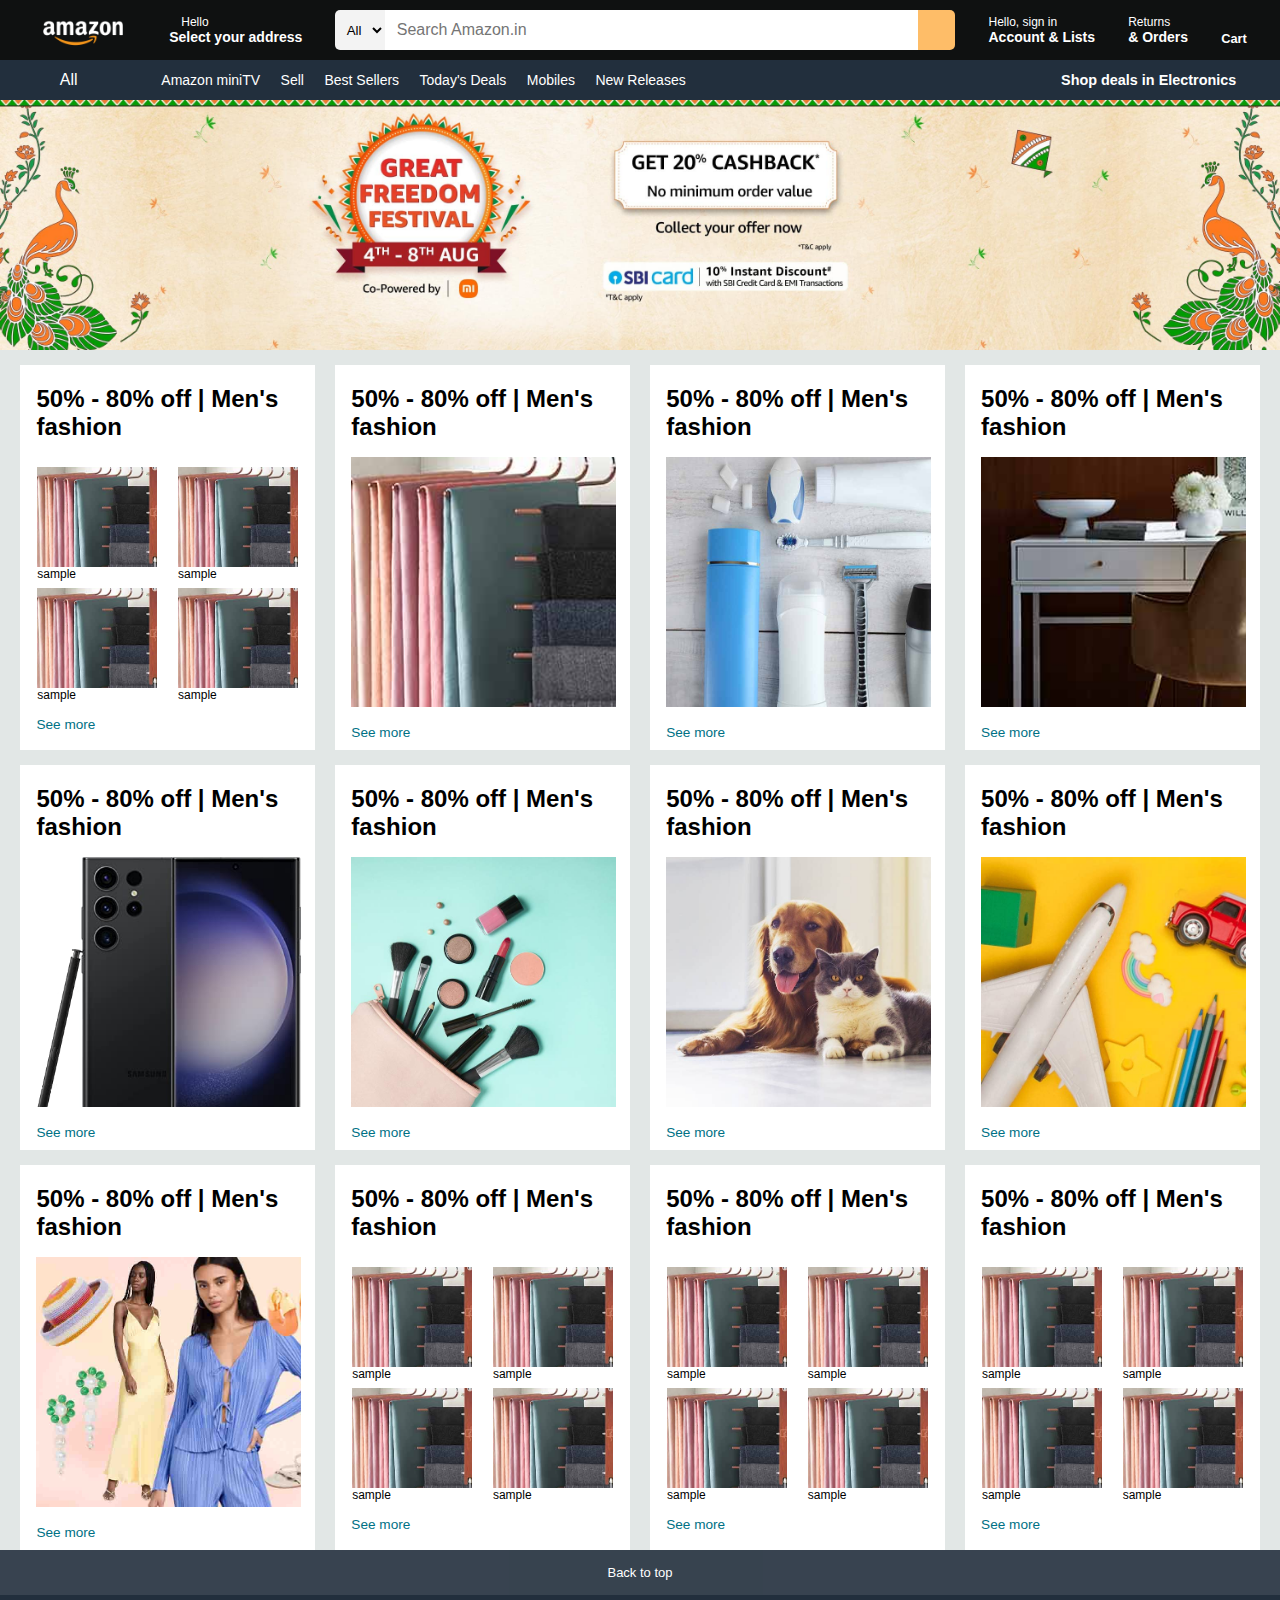
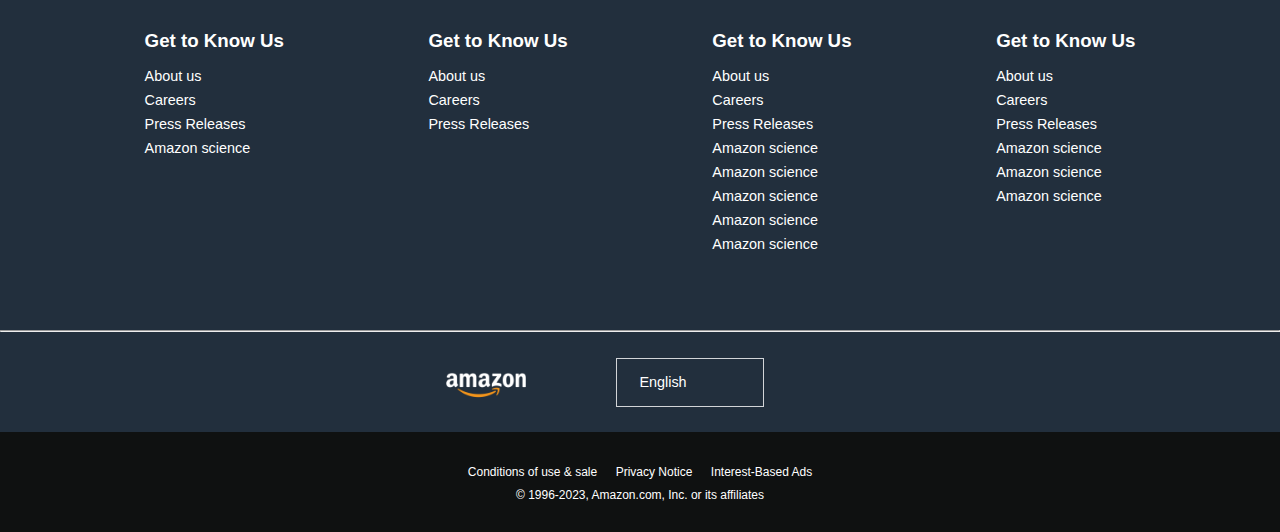
<file: Amazon Clone/index.html>
<!DOCTYPE html>
<html lang="en">

<head>
    <meta charset="UTF-8">
    <meta name="viewport" content="width=device-width, initial-scale=1.0">
    <title>Amazon</title>
    <link rel="icon" href="./Assets/amazon_logo.png">
    <link rel="stylesheet" href="style.css">
    <link rel="stylesheet" href="https://cdnjs.cloudflare.com/ajax/libs/font-awesome/6.4.2/css/all.min.css"
        integrity="sha512-z3gLpd7yknf1YoNbCzqRKc4qyor8gaKU1qmn+CShxbuBusANI9QpRohGBreCFkKxLhei6S9CQXFEbbKuqLg0DA=="
        crossorigin="anonymous" referrerpolicy="no-referrer" />
</head>

<body>
    <header>
        <div class="navbar">
            <div class="nav-logo border">
                <div class="logo"></div>
            </div>
            <div class="nav-location border">
                <p class="addr-first">Hello</p>
                <div class="nav-address">
                    <i class="fa-solid fa-location-dot"></i>
                    <p class="addr-sec">Select your address</p>
                </div>
            </div>
            <div class="nav-search">
                <select class="search">
                    <option>All</option>
                </select>
                <input class="search-box" placeholder="Search Amazon.in">
                <div class="search-logo">
                    <i class="fa-solid fa-magnifying-glass"></i>
                </div>
            </div>

            <div class="nav-signin border">
                <p class="nav-first">Hello, sign in</p>
                <p class="nav-second">Account & Lists</p>
            </div>
            <div class="nav-return border">
                <p class="nav-first">Returns</p>
                <p class="nav-second">& Orders</p>
            </div>
            <div class="cart border">
                <div class="cart-logo">
                    <i class=" fa-solid fa-cart-shopping"></i>
                </div>
                <p class="cart-text">Cart</p>
            </div>
        </div>
        <di class="panel">
            <div class="panel-icon border"><i class="fa-solid fa-bars"></i>All</div>
            <div class="panel-list">
                <ul>
                    <li>Amazon miniTV</li>
                    <li>Sell</li>
                    <li>Best Sellers</li>
                    <li>Today's Deals</li>
                    <li>Mobiles</li>
                    <li>New Releases</li>
                </ul>
            </div>
            <div class="panel-text border">Shop deals in Electronics</div>
        </di>
    </header>
    <main>
        <div class="hero-section">

        </div>
        <div class="shop-section">
            <div class="box">
                <h2 class="box-text">50% - 80% off | Men's fashion</h2>
                <div class="box-content-4">
                    <div class="images">
                        <div class="box-img-4" style="background-image: url('./Assets/box1_image.jpg');">
                            <p class="img-text">sample</p>
                        </div>
                        <div class="box-img-4" style="background-image: url('./Assets/box1_image.jpg');">
                            <p class="img-text">sample</p>
                        </div>
                    </div>
                    <div class="images">
                        <div class="box-img-4" style="background-image: url('./Assets/box1_image.jpg');">
                            <p class="img-text">sample</p>
                        </div>
                        <div class="box-img-4" style="background-image: url('./Assets/box1_image.jpg');">
                            <p class="img-text">sample</p>
                        </div>
                    </div>
                </div>
                <a class="box-link" href="#">See more</a>
            </div>
            <div class="box">
                <div class="box-content">
                    <h2 class="box-text">50% - 80% off | Men's fashion</h2>
                    <div class="box-img" style="background-image: url('./Assets/box1_image.jpg');"></div>
                    <a class="box-link" href="#">See more</a>
                </div>
            </div>
            <div class="box">
                <div class="box-content">
                    <h2 class="box-text">50% - 80% off | Men's fashion</h2>
                    <div class="box-img" style="background-image: url('./Assets/box2_image.jpg');"></div>
                    <a class="box-link" href="#">See more</a>
                </div>
            </div>
            <div class="box">
                <div class="box-content">
                    <h2 class="box-text">50% - 80% off | Men's fashion</h2>
                    <div class="box-img" style="background-image: url('./Assets/box3_image.jpg');"></div>
                    <a class="box-link" href="#">See more</a>
                </div>
            </div>
            <div class="box">
                <div class="box-content">
                    <h2 class="box-text">50% - 80% off | Men's fashion</h2>
                    <div class="box-img" style="background-image: url('./Assets/box4_image.jpg');"></div>
                    <a class="box-link" href="#">See more</a>
                </div>
            </div>
            <div class="box">
                <div class="box-content">
                    <h2 class="box-text">50% - 80% off | Men's fashion</h2>
                    <div class="box-img" style="background-image: url('./Assets/box5_image.jpg');"></div>
                    <a class="box-link" href="#">See more</a>
                </div>
            </div>
            <div class="box">
                <div class="box-content">
                    <h2 class="box-text">50% - 80% off | Men's fashion</h2>
                    <div class="box-img" style="background-image: url('./Assets/box6_image.jpg');"></div>
                    <a class="box-link" href="#">See more</a>
                </div>
            </div>
            <div class="box">
                <div class="box-content">
                    <h2 class="box-text">50% - 80% off | Men's fashion</h2>
                    <div class="box-img" style="background-image: url('./Assets/box7_image.jpg');"></div>
                    <a class="box-link" href="#">See more</a>
                </div>
            </div>
            <div class="box">
                <div class="box-content">
                    <h2 class="box-text">50% - 80% off | Men's fashion</h2>
                    <div class="box-img" style="background-image: url('./Assets/box8_image.jpg');"></div>
                    <a class="box-link" href="#">See more</a>
                </div>
            </div>

            <div class="box">
                <h2 class="box-text">50% - 80% off | Men's fashion</h2>
                <div class="box-content-4">
                    <div class="images">
                        <div class="box-img-4" style="background-image: url('./Assets/box1_image.jpg');">
                            <p class="img-text">sample</p>
                        </div>
                        <div class="box-img-4" style="background-image: url('./Assets/box1_image.jpg');">
                            <p class="img-text">sample</p>
                        </div>
                    </div>
                    <div class="images">
                        <div class="box-img-4" style="background-image: url('./Assets/box1_image.jpg');">
                            <p class="img-text">sample</p>
                        </div>
                        <div class="box-img-4" style="background-image: url('./Assets/box1_image.jpg');">
                            <p class="img-text">sample</p>
                        </div>
                    </div>
                </div>
                <a class="box-link" href="#">See more</a>
            </div>
            <div class="box">
                <h2 class="box-text">50% - 80% off | Men's fashion</h2>
                <div class="box-content-4">
                    <div class="images">
                        <div class="box-img-4" style="background-image: url('./Assets/box1_image.jpg');">
                            <p class="img-text">sample</p>
                        </div>
                        <div class="box-img-4" style="background-image: url('./Assets/box1_image.jpg');">
                            <p class="img-text">sample</p>
                        </div>
                    </div>
                    <div class="images">
                        <div class="box-img-4" style="background-image: url('./Assets/box1_image.jpg');">
                            <p class="img-text">sample</p>
                        </div>
                        <div class="box-img-4" style="background-image: url('./Assets/box1_image.jpg');">
                            <p class="img-text">sample</p>
                        </div>
                    </div>
                </div>
                <a class="box-link" href="#">See more</a>
            </div>
            <div class="box">
                <h2 class="box-text">50% - 80% off | Men's fashion</h2>
                <div class="box-content-4">
                    <div class="images">
                        <div class="box-img-4" style="background-image: url('./Assets/box1_image.jpg');">
                            <p class="img-text">sample</p>
                        </div>
                        <div class="box-img-4" style="background-image: url('./Assets/box1_image.jpg');">
                            <p class="img-text">sample</p>
                        </div>
                    </div>
                    <div class="images">
                        <div class="box-img-4" style="background-image: url('./Assets/box1_image.jpg');">
                            <p class="img-text">sample</p>
                        </div>
                        <div class="box-img-4" style="background-image: url('./Assets/box1_image.jpg');">
                            <p class="img-text">sample</p>
                        </div>
                    </div>
                </div>
                <a class="box-link" href="#">See more</a>
            </div>
        </div>
    </main>
    <footer>
        <div class="to-top">Back to top</div>
        <div class="footer-nav">
            <div class="footer-list">
                <h3>Get to Know Us</h3>
                <div class="footer-text">
                    <p>About us</p>
                    <p>Careers</p>
                    <p>Press Releases</p>
                    <p>Amazon science</p>
                </div>
            </div>
            <div class="footer-list">
                <h3>Get to Know Us</h3>
                <div class="footer-text">
                    <p>About us</p>
                    <p>Careers</p>
                    <p>Press Releases</p>
                </div>
            </div>
            <div class="footer-list">
                <h3>Get to Know Us</h3>
                <div class="footer-text">
                    <p>About us</p>
                    <p>Careers</p>
                    <p>Press Releases</p>
                    <p>Amazon science</p>
                    <p>Amazon science</p>
                    <p>Amazon science</p>
                    <p>Amazon science</p>
                    <p>Amazon science</p>
                </div>
            </div>
            <div class="footer-list">
                <h3>Get to Know Us</h3>
                <div class="footer-text">
                    <p>About us</p>
                    <p>Careers</p>
                    <p>Press Releases</p>
                    <p>Amazon science</p>
                    <p>Amazon science</p>
                    <p>Amazon science</p>
                </div>
            </div>
        </div>
        <hr>
        <div class="footer-3">
            <div class="nav-logo border">
                <div class="logo"></div>
            </div>
            <div class="lang">
                <i class="fa-solid fa-globe"></i>
                <p>English</p>
            </div>
        </div>
        <div class="footer-4">
            <div class="pages">
                <a href="">Conditions of use & sale</a>
                <a href="">Privacy Notice</a>
                <a href="">Interest-Based Ads</a>
            </div>
            <div class="copyright">© 1996-2023, Amazon.com, Inc. or its affiliates</div>
        </div>
    </footer>
</body>

</html>
</file>
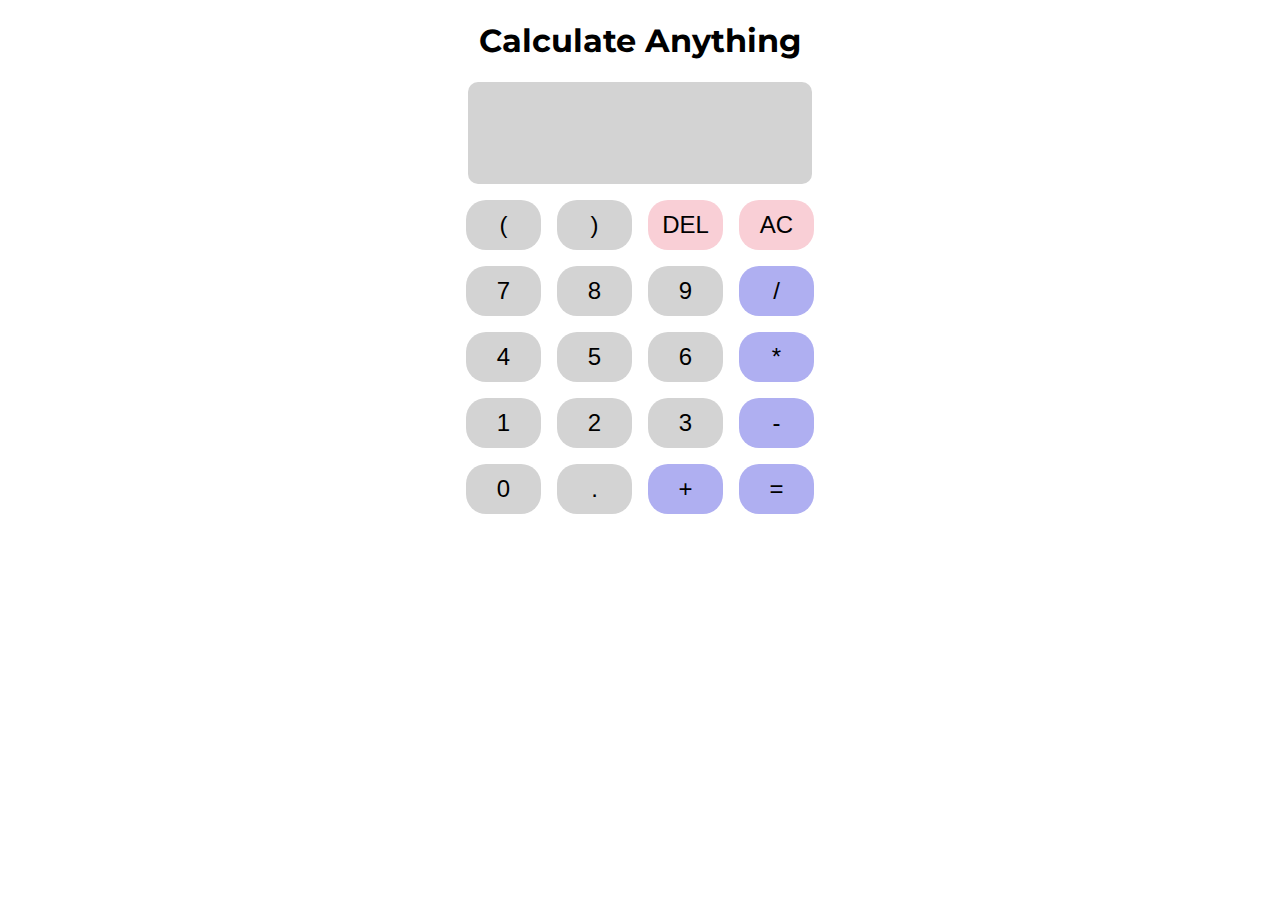
<file: Calculator/index.html>
<!DOCTYPE html>
<html lang="en">
<head>
    <meta charset="UTF-8">
    <meta name="viewport" content="width=device-width, initial-scale=1.0">
    <title>Calculator</title>       
    <link rel="stylesheet" href="style.css">
    <link rel="preconnect" href="https://fonts.googleapis.com">
<link rel="preconnect" href="https://fonts.gstatic.com" crossorigin>
<link href="https://fonts.googleapis.com/css2?family=Montserrat&family=Noto+Sans:wght@300;400;500;600;700&display=swap" rel="stylesheet">
</head>
<body>
    <h1>Calculate Anything</h1>
    <div class="container">
        <div class="row">
            <input type="text">
        </div>
        <div class="row">
            <button class="btn">(</button>
            <button class="btn">)</button>
            <button class="btn red">DEL</button>
            <button class="btn red">AC</button>
        </div>
        <div class="row">
            <button class="btn">7</button>
            <button class="btn">8</button>
            <button class="btn">9</button>
            <button class="btn blue">/</button>
        
        </div>
        <div class="row">
            <button class="btn">4</button>
            <button class="btn">5</button>
            <button class="btn">6</button>
            <button class="btn blue">*</button>
            
        </div>
        <div class="row">
            <button class="btn">1</button>
            <button class="btn">2</button>
            <button class="btn">3</button>
            <button class="btn blue">-</button>
        </div>
        <div class="row">
            <button class="btn">0</button>
            <button class="btn">.</button>
            <button class="btn blue">+</button>
            <button class="btn blue">=</button>
        </div>
    </div>
    <script src="app.js"></script>
</body>
</html>
</file>
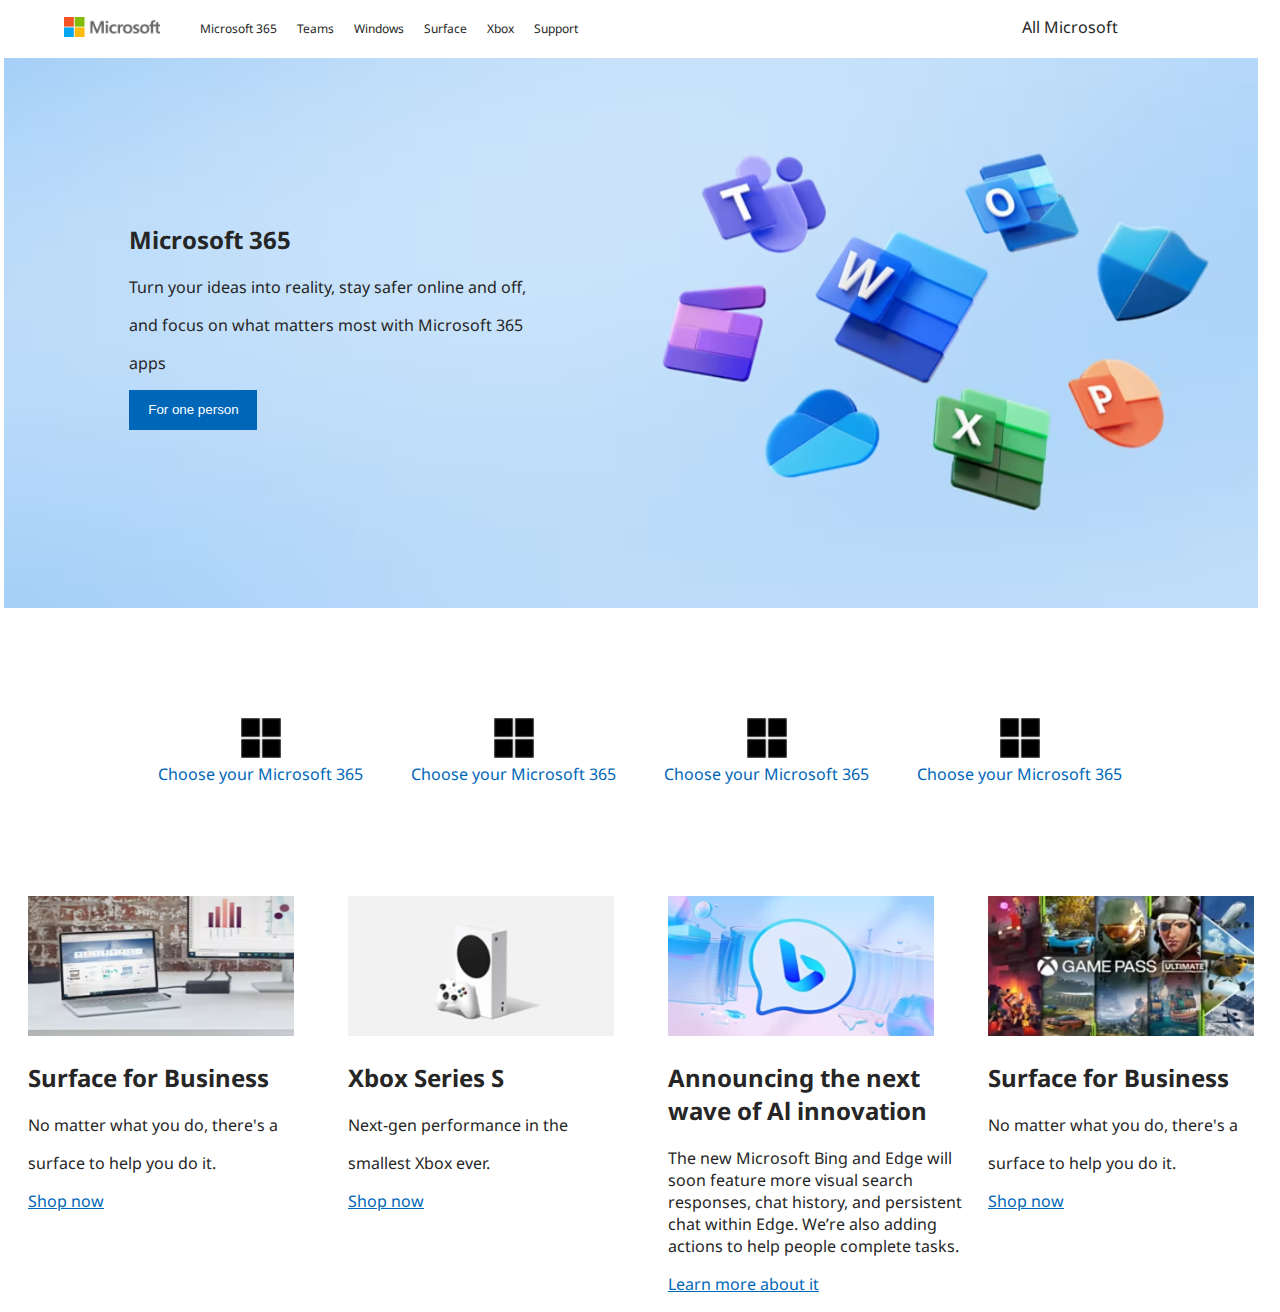
<file: MicroSoft Clone/index.html>
<!DOCTYPE html>
<html lang="en">

<head>
    <meta charset="UTF-8">
    <meta name="viewport" content="width=device-width, initial-scale=1.0">
    <title>Microsoft - Cloud, Computers, Apps & Gaming</title>
    <link rel="icon" href="./Assets/logo.png">
    <link rel="stylesheet" href="style.css">
    <link rel="preconnect" href="https://fonts.googleapis.com">
    <link rel="preconnect" href="https://fonts.gstatic.com" crossorigin>
    <link href="https://fonts.googleapis.com/css2?family=Noto+Sans:wght@300;400;500;600;700&display=swap"
        rel="stylesheet">
    <link rel="stylesheet" href="https://cdnjs.cloudflare.com/ajax/libs/font-awesome/6.4.0/css/all.min.css"
        integrity="sha512-iecdLmaskl7CVkqkXNQ/ZH/XLlvWZOJyj7Yy7tcenmpD1ypASozpmT/E0iPtmFIB46ZmdtAc9eNBvH0H/ZpiBw=="
        crossorigin="anonymous" referrerpolicy="no-referrer" />
</head>

<body>
    <div class="nav">
        <div class="logo"></div>
        <div class="nav-items">
            <ul class="items-hover">
                <li><a href="#">Microsoft 365</a></li>
                <li><a href="#">Teams</a></li>
                <li><a href="#">Windows</a></li>
                <li><a href="#">Surface</a></li>
                <li><a href="#">Xbox</a></li>
                <li><a href="#">Support</a></li>
            </ul>
        </div>
        <div class="nav-items-actions">
            <ul class="items-hover">
                <li>All Microsoft</li>
                <li><i class="fa-solid fa-magnifying-glass"></i></li>
                <li><i class="fa-solid fa-cart-shopping"></i></li>
                <li><i class="fa-regular fa-circle-user"></i></li>
            </ul>
        </div>
    </div>
    <div class="main">
        <div class="main-content">
            <div class="main-txt">
                <h2 class="main-txt">Microsoft 365</h2>
                <p class="main-txt">Turn your ideas into reality, stay safer online and off,</p>
                <p class="main-txt">and focus on what matters most with Microsoft
                365</p>
                <p class="main-txt">apps</p>
                <button class="btn">For one person</button>
            </div>
        </div>
        <div class="main-services">
            <div class="service">
                <div class="service-img">
                    <img src="./Assets/service1.jpg" alt="">
                </div>
                <div class="service-txt">
                    <a href="#">Choose your Microsoft 365</a>
                </div>
            </div>
            <div class="service">
                <div class="service-img">
                    <img src="./Assets/service1.jpg" alt="">
                </div>
                <div class="service-txt">
                    <a href="#">Choose your Microsoft 365</a>
                </div>
            </div>
            <div class="service">
                <div class="service-img">
                    <img src="./Assets/service1.jpg" alt="">
                </div>
                <div class="service-txt">
                    <a href="#">Choose your Microsoft 365</a>
                </div>
            </div>
            <div class="service">
                <div class="service-img">
                    <img src="./Assets/service1.jpg" alt="">
                </div>
                <div class="service-txt">
                    <a href="#">Choose your Microsoft 365</a>
                </div>
            </div>
        </div>
        <div class="main-cards">
            <div class="card">
                <img src="./Assets/gldn-Surf-CP-SurfaceFamilyForBusiness.avif" alt="">
                <h2>Surface for Business</h2>
                <p>No matter what you do, there's a</p>
                <p>surface to help you do it.</p>
                <a href="#">Shop now</a>
            </div>
            <div class="card">
                <img src="./Assets/gldn-XSS-CP-Xbox-Series-S-Evergreen.webp" alt="">
                <h2>Xbox Series S </h2>
                <p>Next-gen performance in the</p>
                <p>smallest Xbox ever.</p>
                <a href="#">Shop now</a>
            </div>
            <div class="card">
                <img src="./Assets/Content-Card-Bing-AI-Open-Preview.avif" alt="">
                <h2>Announcing the next wave of Al innovation</h2>
                <p> The new Microsoft Bing and Edge will soon feature more visual search responses, chat history, and persistent chat within Edge. We’re also adding actions to help people complete tasks. </p>
                <a href="#">Learn more about it</a>
            </div>
            <div class="card">
                <img src="./Assets/gldn-XGP-Game-Pass-Ultimate-Characters-06102010-1.avif" alt="">
                <h2>Surface for Business</h2>
                <p>No matter what you do, there's a</p>
                <p>surface to help you do it.</p>
                <a href="#">Shop now</a>
            </div>
        </div>
    </div>
</body>

</html>
</file>
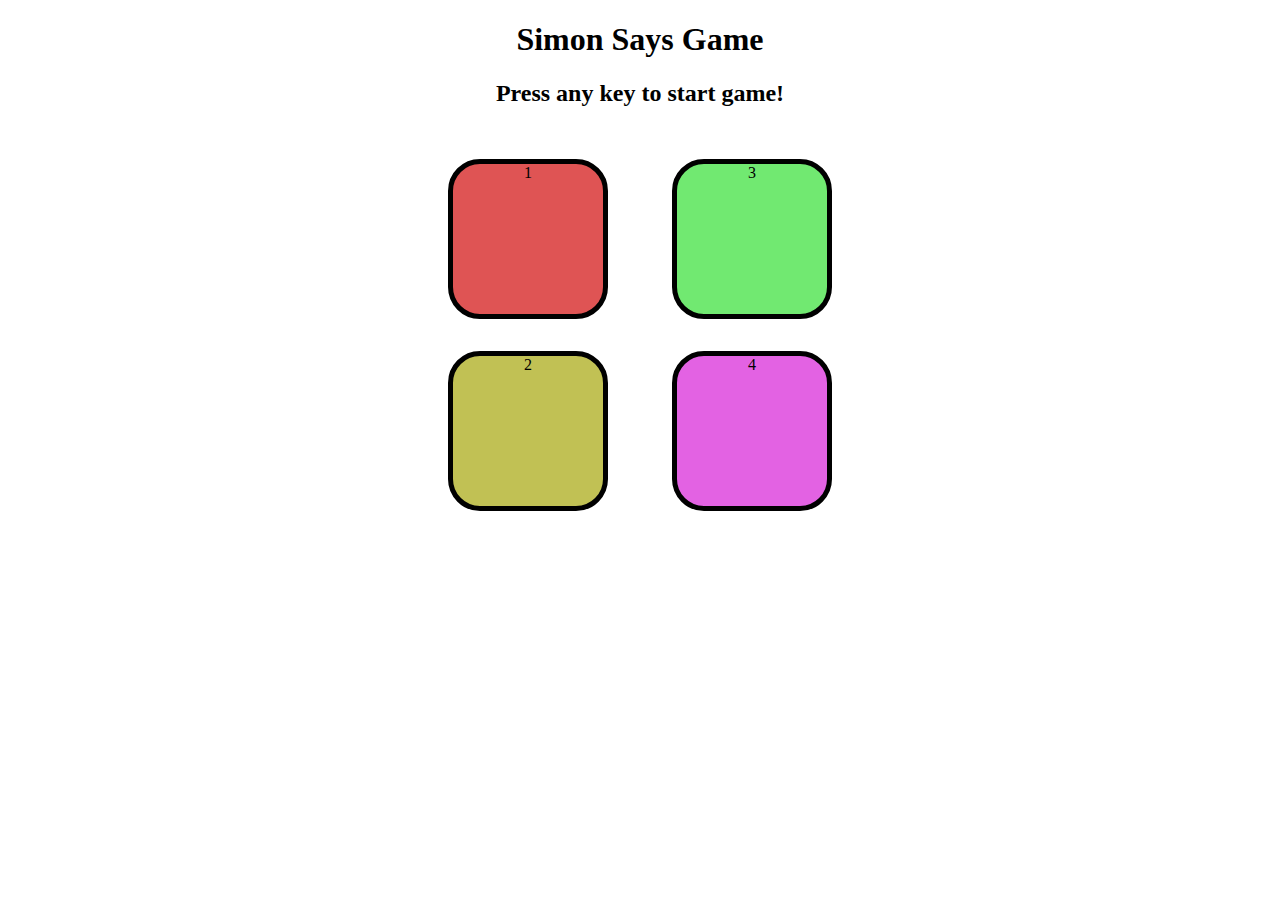
<file: Simon Says/index.html>
<!DOCTYPE html>
<html lang="en">
<head>
    <meta charset="UTF-8">
    <meta name="viewport" content="width=device-width, initial-scale=1.0">
    <title>Simon Says</title>
    <link rel="stylesheet" href="style.css">
</head>
<body>
    <h1>Simon Says Game</h1>
    <h2>Press any key to start game!</h2>
    <div class="btn-container">
        <div class="line-one">
            <div class="btn red" type="button" id="red">1</div>
            <div class="btn yellow" type="button" id="yellow">2</div>
        </div>
        <div class="line-two">
            <div class="btn green" type="button" id="green">3</div>
            <div class="btn purple" type="button" id="purple">4</div>
        </div>
    </div>
    <script src="app.js"></script>
</body>
</html>
</file>
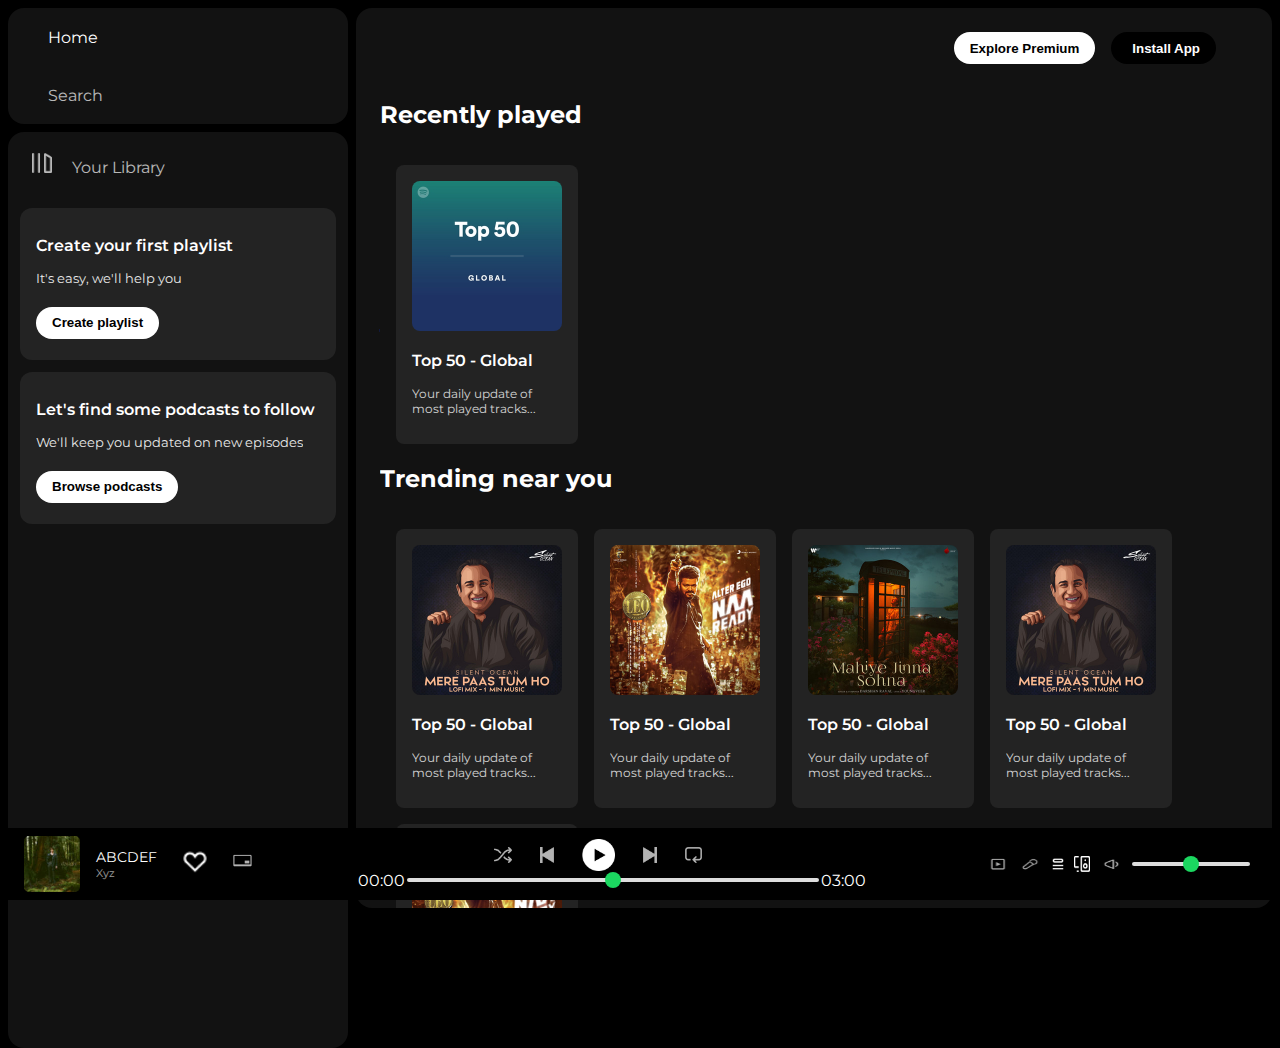
<file: Spotify Clone/index.html>
<!DOCTYPE html>
<html lang="en">

<head>
    <meta charset="UTF-8">
    <meta name="viewport" content="width=device-width, initial-scale=1.0">
    <title>Spotify - Web Player: Music for everyone</title>
    <link rel="stylesheet" href="style.css">
    <link rel="stylesheet" href="https://cdnjs.cloudflare.com/ajax/libs/font-awesome/6.4.0/css/all.min.css"
        integrity="sha512-iecdLmaskl7CVkqkXNQ/ZH/XLlvWZOJyj7Yy7tcenmpD1ypASozpmT/E0iPtmFIB46ZmdtAc9eNBvH0H/ZpiBw=="
        crossorigin="anonymous" referrerpolicy="no-referrer" />
    <link rel="icon" href="./Assets/logo.png">
    <link rel="preconnect" href="https://fonts.googleapis.com">
    <link rel="preconnect" href="https://fonts.gstatic.com" crossorigin>
    <link
        href="https://fonts.googleapis.com/css2?family=Montserrat:ital,wght@0,300;0,400;0,600;0,700;1,400&display=swap"
        rel="stylesheet">
</head>

<body>
    <div class="main">
        <div class="sidebar">
            <div class="nav">
                <div class="nav-option" style="opacity: 1;">
                    <i class="fa-solid fa-house"></i>
                    <a href="#">Home</a>
                </div>
                <div class="nav-option">
                    <i class="fa-solid fa-magnifying-glass"></i>
                    <a href="#">Search</a>
                </div>
            </div>
            <div class="library">
                <div class="options">
                    <div class="lib-option nav-option">
                        <img src="./Assets/library_icon.png" alt="Library icon">
                        <a href="#">Your Library</a>
                    </div>
                    <div class="icon">
                        <i class="fa-solid fa-plus"></i>
                        <i class="fa-solid fa-arrow-right"></i>
                    </div>
                </div>
                <div class="boxes">
                    <div class="box">
                        <p class="box-p1">Create your first playlist</p>
                        <p class="box-p2">It's easy, we'll help you</p>
                        <button class="badge">Create playlist</button>
                    </div>
                    <div class="box">
                        <p class="box-p1">Let's find some podcasts to follow</p>
                        <p class="box-p2">We'll keep you updated on new episodes</p>
                        <button class="badge">Browse podcasts</button>
                    </div>
                </div>
            </div>
        </div>
        <div class="main-content">
            <div class="sticky-nav">
                <div class="sticky-nav-icons">
                    <i class="fa-solid fa-chevron-left"></i>
                    <i class="fa-solid fa-chevron-right " id="front"></i>
                </div>
                <div class="sticky-nav-options">
                    <button class="badge nav-item hide">Explore Premium</button>
                    <button class="badge nav-item dark-badge"><i class="fa-sharp fa-solid fa-circle-down"
                            style="margin-right: 5px;"></i>Install App</button>
                    <i class="fa-regular fa-circle-user nav-item"></i>
                </div>
            </div>

            <h2>Recently played</h2>
            <div class="card-container">
                <div class="card">
                    <img src="./Assets/card1img.jpeg" class="card-img" alt="Global">
                    <p class="card-title">Top 50 - Global</p>
                    <p class="card-info">Your daily update of most played tracks...</p>
                </div>
            </div>
            
            <h2>Trending near you</h2>
            <div class="card-container">
                <div class="card">
                    <img src="./Assets/card3img.jpeg" class="card-img" alt="Global">
                    <p class="card-title">Top 50 - Global</p>
                    <p class="card-info">Your daily update of most played tracks...</p>
                </div>
                <div class="card">
                    <img src="./Assets/card4img.jpeg" class="card-img" alt="Global">
                    <p class="card-title">Top 50 - Global</p>
                    <p class="card-info">Your daily update of most played tracks...</p>
                </div>
                <div class="card">
                    <img src="./Assets/card2img.jpeg" class="card-img" alt="Global">
                    <p class="card-title">Top 50 - Global</p>
                    <p class="card-info">Your daily update of most played tracks...</p>
                </div>
                <div class="card">
                    <img src="./Assets/card3img.jpeg" class="card-img" alt="Global">
                    <p class="card-title">Top 50 - Global</p>
                    <p class="card-info">Your daily update of most played tracks...</p>
                </div>
                <div class="card">
                    <img src="./Assets/card4img.jpeg" class="card-img" alt="Global">
                    <p class="card-title">Top 50 - Global</p>
                    <p class="card-info">Your daily update of most played tracks...</p>
                </div>
            </div>
            <h2>Featured charts</h2>
            <div class="card-container">
                <div class="card">
                    <img src="./Assets/card5img.jpeg" class="card-img" alt="Global">
                    <p class="card-title">Top 50 - Global</p>
                    <p class="card-info">Your daily update of most played tracks...</p>
                </div>
                <div class="card">
                    <img src="./Assets/card6img.jpeg" class="card-img" alt="Global">
                    <p class="card-title">Top 50 - Global</p>
                    <p class="card-info">Your daily update of most played tracks...</p>
                </div>
                <div class="card">
                    <img src="./Assets/card1img.jpeg" class="card-img" alt="Global">
                    <p class="card-title">Top 50 - Global</p>
                    <p class="card-info">Your daily update of most played tracks...</p>
                </div>
                
            </div>
            <div class="footer">
                <div class="line"></div>
            </div>
        </div>

        <div class="music-player">
            <div class="album">
                    <img src="./Assets/album_picture.jpeg" class="album-cover">
                    <div class="album-text">
                        <a href="#" style="opacity: 1; font-size: 0.9rem;">ABCDEF</a>
                        <a href="#">Xyz</a>
                    </div>
                    <div class="album-icon">
                        <img src="./Assets/album_icon1.png " class="album-contol-icon">
                        <img src="./Assets/album_icon2.png " class="album-contol-icon">
                    </div>
            </div>
            <div class="player">
                <div class="player-control">
                    <img src="./Assets/player_icon1 (1).png" class="player-control-icon">
                    <img src="./Assets/player_icon2 (1).png" class="player-control-icon">
                    <img src="./Assets/player_icon3.png" class="player-control-icon" style="opacity: 1; height: 2rem;">
                    <img src="./Assets/player_icon4.png" class="player-control-icon">
                    <img src="./Assets/player_icon5.png" class="player-control-icon">
                </div>
                <div class="play-progress">
                    <span class="curr-time">00:00</span>
                    <input type="range" min="0" max="100" class="progress-bar">
                    <span class="tot-time">03:00</span>
                </div>
            </div>
            <div class="control">
                <img src="./Assets/controls_icon1.png" style="height: 1.5rem; width: 1.5rem;">
                <img src="./Assets/controld_icon2.png" style="height: 1.5rem; width: 1.5rem;" >
                <img src="./Assets/controls_icon3.png" >
                <img src="./Assets/controls_icon4.png" >
                <img src="./Assets/controls_icon5.png" style="height: 1.5rem; width: 1.5rem;" >
                <input type="range" min="0" max="100" class="progress-bar" style="width: 40%;">
            </div>
        </div>
    </div>
</body>

</html>
</file>
<file: Amazon Clone/style.css>
*{
    margin: 0;
    font-family: Arial, Helvetica, sans-serif;
    border: border-box;
}
.navbar{
    height: 60px;
    background-color: #0f1111;
    display: flex;
    align-items: center;
    justify-content: space-evenly;
    color: white;
}
.nav-logo{
    height: 50px;
    width: 100px;
}
.logo{
    background-image: url("./Assets/amazon_logo.png");
    background-size: cover;
    height: 50px;
    width: 100%;
}
.addr-first{
    font-size: 0.75rem;
    margin-left: 15px;
}
.nav-address{
    display: flex;
    align-items: center;
}
.addr-sec{
    font-weight: bold;
    margin-left: 3px;
    font-size: 0.875rem;
}
.nav-search{
    display: flex;
    height: 40px;
    width: 620px;
}

.search{
    width: 60px;
    text-align: center;
    background-color: #f3f3f3;
    border-top-left-radius: 5px ;
    border-bottom-left-radius: 5px;
    border: none;
}
.search-box{
    padding: 0.75rem;
    font-size: 1rem;
    border: none;
    width: 100%;
}
.search-logo{
    width: 45px;
    display: flex;
    align-items: center;
    justify-content: center;
    border-top-right-radius: 5px ;
    border-bottom-right-radius: 5px;
    background-color: #febd68;
    font-size: 1.25rem;
}

.nav-first{
    font-size: .75rem;
}
.nav-second{
    font-size: 0.875rem;
     font-weight: bold;
}
.cart-logo{
    font-size: 1.5rem;
}
.cart{
    display: flex;
    align-items: center;
}
.cart-text{
    margin-top: 1rem;
    font-weight: bold;
    font-size: 0.8rem;
}

.border:hover{
    border: 1px solid white;
}

.panel{
    color: white;
    display: flex;
    justify-content: space-evenly;
    align-items: center;
    height: 40px;
    background-color: #222f3d;
}
.panel-icon{
    margin-left: 1rem;
}
.panel-list{
    width: 70%;
}
.panel-text{
   font-size: 0.9rem;
   font-weight: bold;
}
.panel-list li{
    list-style: none;
    display: inline-block;
    margin-right: 1rem;
    font-size: 0.875rem;
}
.hero-section{
    background-image: url(./Assets/hero2.jpg);
    background-size: cover;
    height: 250px;
}
.shop-section{
    display: flex;
    justify-content: space-evenly;
    flex-wrap: wrap;
    background-color: #e2e7e6;
    
}

.box{
    background-color: white;
    height: 350px;
    width: 23%;
    padding: 20px 0 15px;
    margin-top: 15px;
}
.box-img{

    background-size: cover;
    height: 250px;
    margin :1rem;
    width: 90%;
}
.box-link{
    color: #007185;
    text-decoration: none;
    margin: 0 1rem 0 1rem;
    font-size: 0.85rem;
}
.box-text{
    margin: 0 1rem 0 1rem;
}
.box-content-4{
    /* height: 250px; */
    display: flex;
    justify-content: center;
    align-items: center;
}
.box-img-4{
    background-size: cover;
    height: 100px;
    width: 120px;
    margin: 0.65rem;
    /* margin-right: 1rem; */
}
.images{
    display: flex;
    flex-direction: column;
    justify-content: space-evenly;
    align-items: center;
    margin: 1rem 0 1rem 0;
}
.img-text{
    font-size: 0.75rem;
    position: relative;
    top: 100px;
}
.to-top{
    text-align: center;
    padding: 15px 0;
    color: white;
    font-size: 13px;
    opacity: 0.9;
    background-color: #222f3d;
}
.footer-nav{
    background-color: #222f3d;
    display: flex;
    justify-content: space-evenly;
    align-items: center;
    padding-top: 35px;
    color: white;
}
.footer-list{
    height: 300px;
    
}
.footer-text{
    font-size: 0.9rem;
    margin-top: 1rem;
}
.footer-text p{
    margin-top: 0.5rem;
}
.footer-3{
    height: 100px;
    background-color: #222f3d;
    display: flex;
    align-items: center;
    justify-content: center;
    /* justify-content: space-evenly; */
}
.lang{
    display: flex;
    align-items: center;
    height: 35px;
    width: 120px;
    padding: 6px 18px 6px 8px;
    border: 1px solid rgba(255, 255, 255, 0.8);
    color: white;
    font-size: 0.9rem;
    margin: 5rem;
}
.lang i{
    margin-right: 0.9rem;
}
.footer-4{
    height: 100px;
    background-color: #0f1111;
    color: white;
    display: flex;
    flex-direction: column;
    align-items: center;
    justify-content: center;
}
.footer-4 a{
    text-decoration: none;
    font-size: 0.75rem;
    color: white;
    padding: 0 7px;
}
.copyright{
    text-align: center;
    margin-top: 0.5rem;
    font-size: 0.75rem;
}
</file>
<file: Calculator/style.css>
body{
    margin: 0;
    text-align: center;
    font-family: 'Montserrat', sans-serif;
}

.btn{
    margin : 0.5rem;
    background-color: lightgray;
    height: 50px;
    width: 75px;
    border: none;
    border-radius: 20px;
    font-size: 1.5rem;
}

.row{
    display: flex;
    justify-content: center;
    align-items: center;
}
input{
    margin-bottom: 0.5rem;
    width: 340px;
    height: 100px;
    background-color: lightgray;
    font-size: 50px;
    border-radius: 10px;
    border: none;
    text-align: end;
}

.red{
    background-color: rgb(249, 207, 214);
}

.blue{
    background-color: rgb(175, 175, 241);
}
</file>
<file: MicroSoft Clone/style.css>
body{
    font-family: 'Noto Sans', sans-serif;
    color: #262626;
    margin: 0;
    padding: 0;
    overflow-x: hidden;
    overflow-y: auto;
}
/* .logo{
    width: 15%;
} */
.nav-items{
    width: 90%;
    text-align: left;
    /* margin-left: -2rem; */
}
.nav-items-actions{
    width: 30%;
    /* margin-left: 15rem; */
}
.logo {
    background-image: url("./Assets/logo1.png");
    background-size: cover;
    height: 20px;
    width: 130px;
    margin-left: 2.5rem;
}
.nav{
    display: flex;
    justify-content: space-evenly;
    align-items: center;
    padding: 0 1.5rem 0 1.5rem;
    /* margin-bottom: 2px; */
}
.nav-items ul li{
    
    font-size: 0.75rem;
    display: inline-block;
    list-style: none;
    margin-right: 1rem;
}
.nav-items ul li a{
    text-decoration: none;
    color: #262626;
}

.nav-items-actions ul li{
    text-decoration: none;
    color: #262626;
    list-style: none;
    display: inline-block;
    margin-right: 1rem;
}
.items-hover li:hover{
    text-decoration: underline solid black 2px;  
}
.main-content{
    margin-top: -1rem;
    background-image: url(./Assets/main-img.avif);
    background-size: cover;
    margin-left: 0.25rem;
    width: 98vw;
    height: 550px;
}
.main-txt{
    position: relative;
    top: 30%;
    left: 5%;
}
.main-txt button{
    position: relative;
    top: 30%;
    left: 5%;
    background-color: #0067b8;
    height: 2.5rem;
    width: 8rem;
    color: white;
    border: none;
}
.main-services{

    width: 100%;
    height: 8rem;
    margin-top: 5rem;
    display: flex;
    justify-content: center;
    align-items: center;
    overflow: hidden;
}
.service{
    display: flex;
    flex-direction: column;
    justify-content: center;
    align-items: center;
    margin: 1rem 1.5rem;
}
.service a{
    text-decoration: none;
    color: #0067b8;
}
.main-cards{
    margin: 5rem 1rem 1rem 1rem;
    display: flex;
    justify-content: center;
    align-items: center;
    width: 100%;
}
.card{
    height: 400px;
    width: 25%;
    padding: 0 0.75rem;
}
.card img{
    height: 35%;
    width: 90%;
}
.card a{
    color: #0067b8;
}
</file>
<file: Simon Says/style.css>
body{
    text-align: center;
}
.btn-container{
    display: flex;
    align-items: center;
    justify-content: center ;
}
.btn{
    height: 150px;
    width: 150px;
    margin: 2rem;
    border: 5px solid black;
    border-radius: 20%;
}
.red{
    background-color: rgb(223, 84, 84);
}
.yellow{
    background-color: rgb(193, 193, 84);
}
.green{
    background-color: rgb(113, 233, 113);
}
.purple{
    background-color: rgb(227, 98, 227);
}
.flash{
    background-color: white;
}
</file>
<file: Spotify Clone/style.css>
body {
    font-family: 'Montserrat', sans-serif;
    background-color: black;
    color: white;
    margin: 0;
    overflow: hidden;
}

.main {
    display: flex;
    height: 100vh;
    padding: 0.5rem;
}

.sidebar {
    background-color: black;
    width: 340px;
    border-radius: 1rem;
    /*16px = 1rem */
    margin-right: 0.5rem;
}

.main-content {
    background-color: #121212;
    flex: 1;
    border-radius: 1rem;
    overflow: auto;
    padding: 0 1.5rem 0 1.5rem;
}

.music-player {
    background-color: black;
    position: fixed;
    bottom: 0px;
    width: 100%;
    height: 72px;
    display: flex;
    justify-content: space-between;
    align-items: center;
}

a {
    color: white;
    text-decoration: none;
}

.nav {
    background-color: #121212;
    border-radius: 1rem;
    display: flex;
    flex-direction: column;
    justify-content: center;
    height: 100px;
    padding: 0.5rem 0.75rem;
}

.nav-option {
    line-height: 2.5rem;
    opacity: 0.7;
    padding: 0.5rem 0.75rem;
}

.nav-option:hover {
    opacity: 1;
}

.nav-option i {
    font-size: 1.25rem;
}

.nav-option a {
    margin-left: 1rem;
    font-size: 1rem;
}

.library {
    background-color: #121212;
    border-radius: 1rem;
    height: 100%;
    margin-top: 0.5rem;
    padding: 0.5rem 0.75rem;
}

.lib-option img {
    height: 1.25rem;
    width: 1.25rem;
}

.options {
    display: flex;
    justify-content: space-between;
    align-items: center;
}

.icon {
    font-size: 1.25rem;
    display: flex;
}

.icon i {
    margin-right: 1rem;
    opacity: 0.7;
}

.icon i:hover {
    opacity: 1;
}

.box {
    background-color: #232323;
    height: 8rem;
    border-radius: 0.75rem;
    margin: 0.75rem 0 0.5rem 0;
    padding: 0.75rem 1rem;
}

.box-p1 {
    font-size: 1rem;
    font-weight: 600;
}

.box-p2 {
    font-size: 0.8rem;
    opacity: 0.9;
}

.badge {
    background-color: white;
    border: none;
    border-radius: 100px;
    padding: 0.25rem 1rem;
    font-weight: 700;
    height: 2rem;
    width: fit-content;
    margin-top: 0.5rem;
}

.dark-badge {
    background-color: black;
    color: white;
}

.sticky-nav {
    position: sticky;
    top: 0;
    z-index: 1;
    background-color: #121212;
    display: flex;
    justify-content: space-between;
    align-items: center;
    padding: 1rem 0 1rem 0;
}

.sticky-nav-icons {
    margin-left: 0.75rem;
    font-size: 1.5rem;
}

.sticky-nav-options {
    display: flex;
    justify-content: center;
    align-items: center;
}

.nav-item {
    margin-right: 1rem;
}

@media(max-width: 1000px) {

    .hide,
    #front {
        display: none;
    }
}

.card{
    background-color: #232323;
    width: 150px;
    padding: 1rem;
    border-radius: 0.5rem;
    margin-left: 1rem;
    margin-top: 1rem;
}
.card-img{
    width: 100%;
    border-radius: 0.5rem;
}
.card-container{
    display: flex;
    flex-wrap: wrap;
}
.card-title{
    font-weight: 600;
}
.card-info{
    opacity: 0.8;
    font-size: 0.75rem;
}
.footer{
    height: 300px;
    display: flex;
    justify-content: center;
    align-items: center;
}
.line{
    height: 50%;
    width: 90%;
    border-top: 1px solid white;
}

.album{
    height: 100%;
    width: 25%;
    display: flex;  
    align-items: center;
    padding-left: 1rem;
}
.album-icon{
    margin-left: 1rem;
}
.album-contol-icon{
    height: 1.75rem;
    width: 1.75rem;
    padding: 0.5rem;
}
.album-text {
    display: flex;
    flex-direction: column;
    justify-content: center;
    margin-left: 1rem;
}
.album-text a{
    font-size: 0.7rem;
    opacity: 0.6;
    color: #fff;
    cursor: pointer;

}
.album-text a:hover{
    opacity: 1;
    text-decoration: underline;
}
.album-cover{
    height: 56px;
    width: 56px;
    border-radius: 5px;
}
.player{
    width: 50%;
}
.control{
    width: 25%;
}
.player-control{
    display: flex;
    justify-content: center;
    align-items: center;
}
.player-control-icon{
    height: 1rem;
    margin-right: 1.75rem;
    opacity: 0.7;
}
.player-control-icon:hover{
    opacity: 1;
}
.play-progress{
    /* padding-left: 4.5rem; */
    display: flex;
    justify-content: center;
    align-items: center;
}
.progress-bar{
    width: 70%;
    appearance: none;
    background-color: transparent;
    cursor: pointer;
}

.progress-bar::-webkit-slider-runnable-track{
    background-color: #ddd;
    border-radius: 100px;
    height: 0.20rem;
}
.progress-bar::-webkit-slider-thumb{
    appearance: none;
    height: 1rem;
    width: 1rem;
    background-color: #1bd760;
    border-radius: 50%;
    margin-top: -6px;
}
.control{
    margin-left: 5rem;
    margin-right: 0.5rem;
    display: flex;
    align-items: center;
}

.control img{
    margin-right: 0.5rem;
    height: 1rem;
    width: 1rem;
}
</file>
